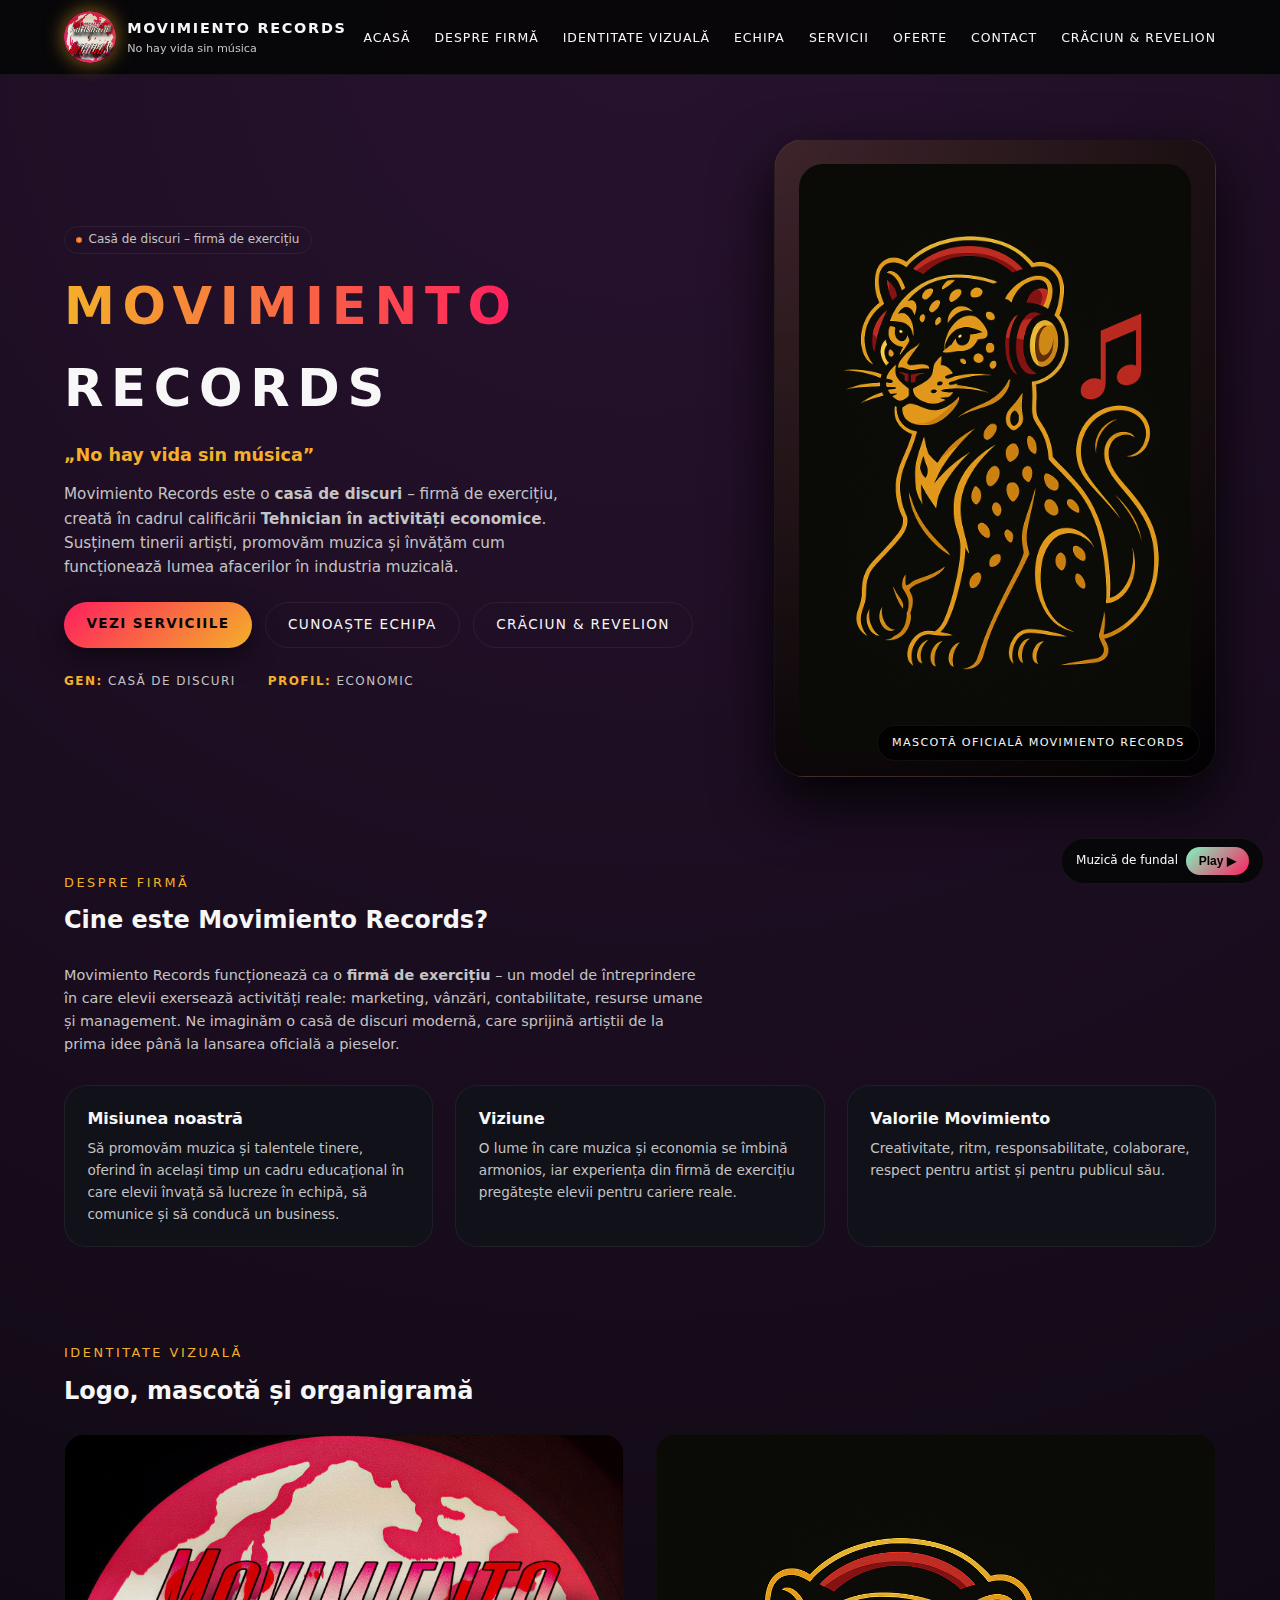
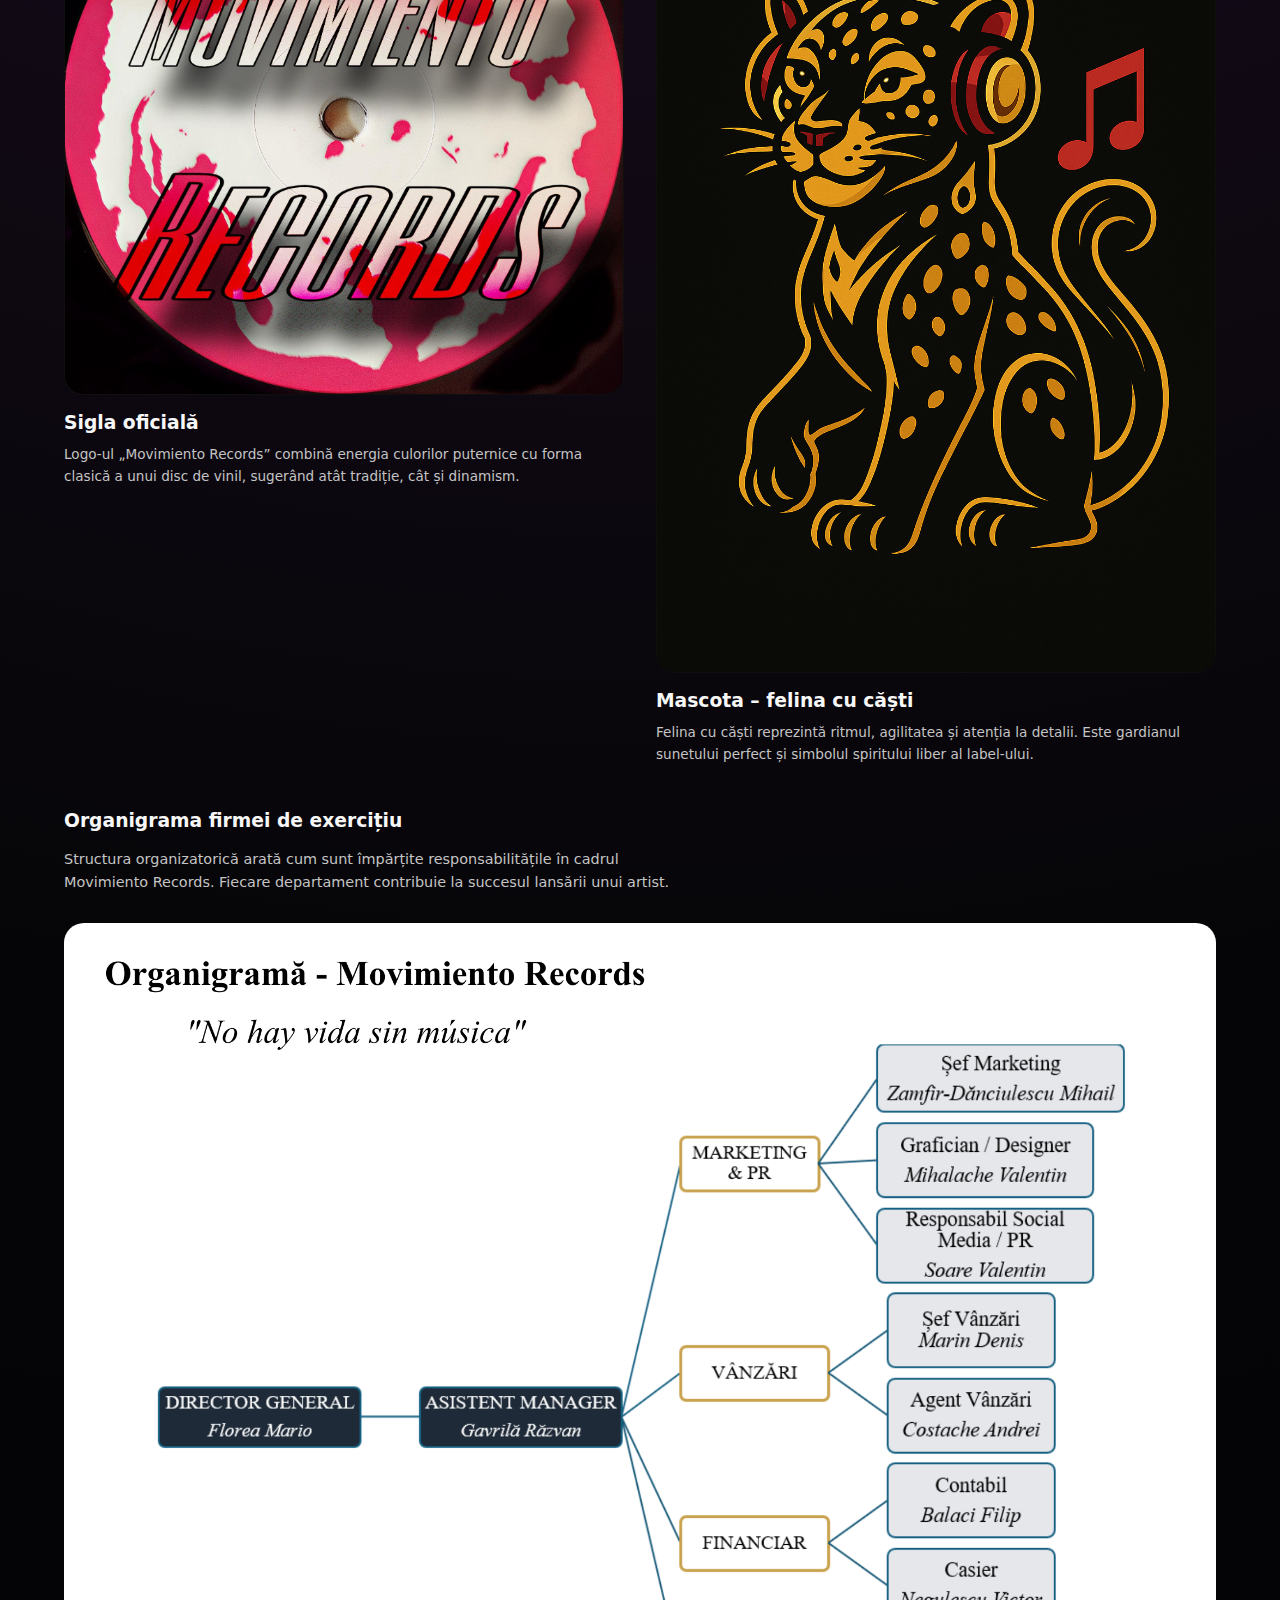
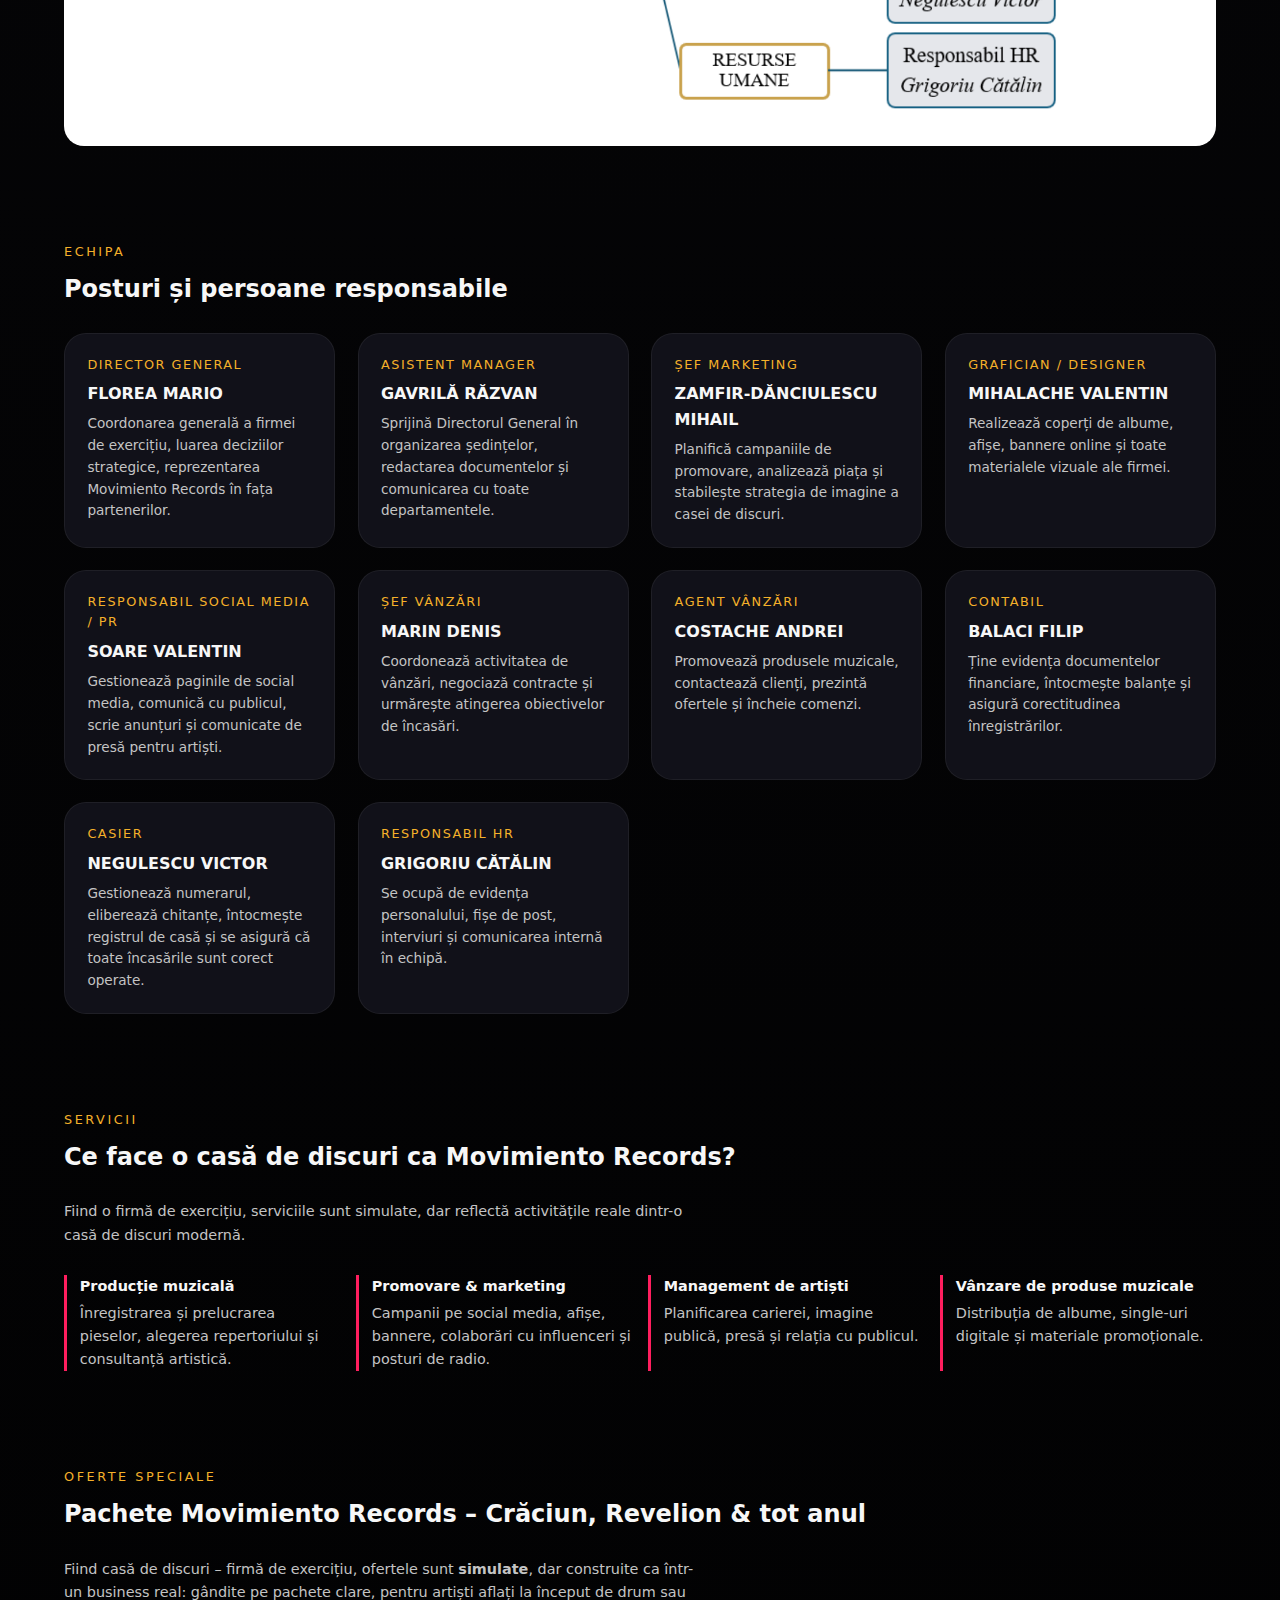
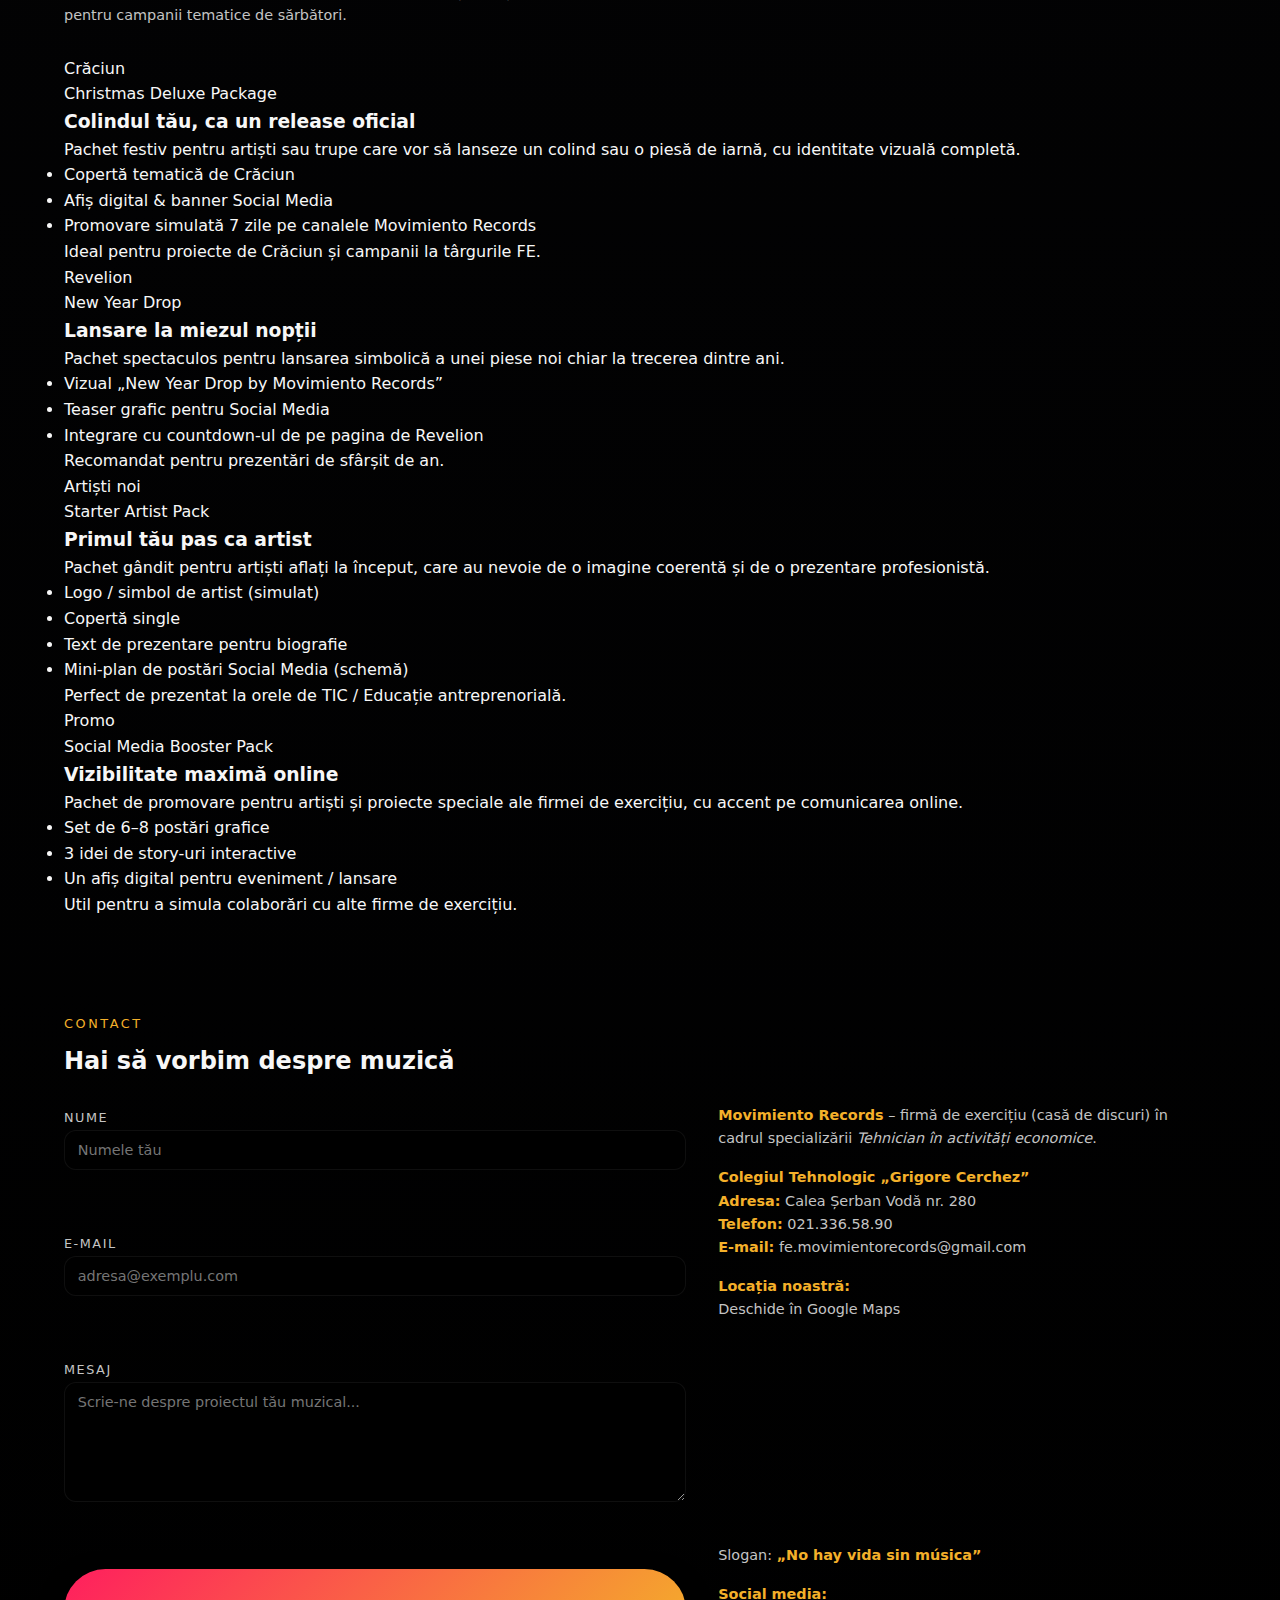
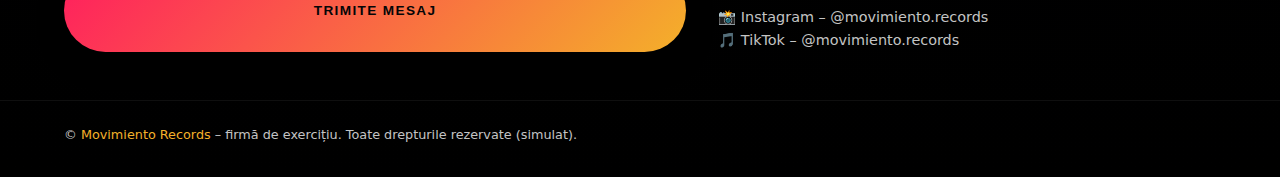
<file: index.html>
<!DOCTYPE html>
<html lang="ro">
<head>
    <meta charset="UTF-8">
    <title>Movimiento Records – Casă de discuri</title>
    <meta name="viewport" content="width=device-width, initial-scale=1.0">
    <meta name="description" content="Movimiento Records – firmă de exercițiu, casă de discuri. Slogan: No hay vida sin música.">
    <link rel="stylesheet" href="style.css">
</head>
<body>

<header>
    <div class="container nav-bar">
        <div class="logo-wrap">
            <img src="sigla.jpg" alt="Sigla Movimiento Records">
            <div>
                <div class="logo-text-main">Movimiento Records</div>
                <div class="logo-text-sub">No hay vida sin música</div>
            </div>
        </div>
        <nav>
            <ul>
                <li><a href="#acasa">Acasă</a></li>
                <li><a href="#despre">Despre firmă</a></li>
                <li><a href="#identitate">Identitate vizuală</a></li>
                <li><a href="#echipa">Echipa</a></li>
                <li><a href="#servicii">Servicii</a></li>
<li><a href="#oferte">Oferte</a></li>
                <li><a href="#contact">Contact</a></li>
                <li><a href="sarbatori.html">Crăciun & Revelion</a></li>
            </ul>
        </nav>
    </div>
</header>

<!-- HERO -->
<section class="hero" id="acasa">
    <div class="container hero-grid">
        <div>
            <div class="badge"><span></span> Casă de discuri – firmă de exercițiu</div>
            <h1><span>Movimiento</span> Records</h1>
            <p class="hero-slogan">„No hay vida sin música”</p>
            <p class="hero-text">
                Movimiento Records este o <strong>casă de discuri</strong> – firmă de exercițiu,
                creată în cadrul calificării <strong>Tehnician în activități economice</strong>.
                Susținem tinerii artiști, promovăm muzica și învățăm cum funcționează lumea
                afacerilor în industria muzicală.
            </p>
            <div class="hero-buttons">
                <a href="#servicii" class="btn btn-primary">Vezi serviciile</a>
                <a href="#echipa" class="btn btn-outline">Cunoaște echipa</a>
                <a href="sarbatori.html" class="btn btn-outline">Crăciun & Revelion</a>
            </div>
            <div class="hero-meta">
                <div><span>Gen:</span> Casă de discuri</div>
                <div><span>Profil:</span> Economic</div>
            </div>
        </div>
        <div class="hero-visual">
            <div class="hero-visual-card">
                <img src="mascota.png" alt="Mascota Movimiento Records">
            </div>
            <div class="hero-tag">Mascotă oficială Movimiento Records</div>
        </div>
    </div>
</section>

<!-- DESPRE -->
<section id="despre">
    <div class="container">
        <div class="section-title">Despre firmă</div>
        <h2 class="section-heading">Cine este Movimiento Records?</h2>
        <p class="section-description">
            Movimiento Records funcționează ca o <strong>firmă de exercițiu</strong> – un model
            de întreprindere în care elevii exersează activități reale:
            marketing, vânzări, contabilitate, resurse umane și management.
            Ne imaginăm o casă de discuri modernă, care sprijină artiștii de la
            prima idee până la lansarea oficială a pieselor.
        </p>

        <div class="cards-grid">
            <div class="card">
                <h3>Misiunea noastră</h3>
                <p>
                    Să promovăm muzica și talentele tinere, oferind în același timp un cadru
                    educațional în care elevii învață să lucreze în echipă, să comunice și
                    să conducă un business.
                </p>
            </div>
            <div class="card">
                <h3>Viziune</h3>
                <p>
                    O lume în care muzica și economia se îmbină armonios, iar experiența din
                    firmă de exercițiu pregătește elevii pentru cariere reale.
                </p>
            </div>
            <div class="card">
                <h3>Valorile Movimiento</h3>
                <p>
                    Creativitate, ritm, responsabilitate, colaborare, respect pentru artist
                    și pentru publicul său.
                </p>
            </div>
        </div>
    </div>
</section>

<!-- IDENTITATE VIZUALĂ & ORGANIGRAMĂ -->
<section id="identitate">
    <div class="container">
        <div class="section-title">Identitate vizuală</div>
        <h2 class="section-heading">Logo, mascotă și organigramă</h2>
        <div class="identity-grid">
            <div class="identity-block">
                <img src="sigla.jpg" alt="Sigla Movimiento Records">
                <h3>Sigla oficială</h3>
                <p>
                    Logo-ul „Movimiento Records” combină energia culorilor puternice cu forma
                    clasică a unui disc de vinil, sugerând atât tradiție, cât și dinamism.
                </p>
            </div>
            <div class="identity-block">
                <img src="mascota.png" alt="Mascota Movimiento Records">
                <h3>Mascota – felina cu căști</h3>
                <p>
                    Felina cu căști reprezintă ritmul, agilitatea și atenția la detalii.
                    Este gardianul sunetului perfect și simbolul spiritului liber al label-ului.
                </p>
            </div>
        </div>

        <div style="margin-top: 2.5rem;">
            <h3 style="margin-bottom: 0.8rem;">Organigrama firmei de exercițiu</h3>
            <p class="section-description">
                Structura organizatorică arată cum sunt împărțite responsabilitățile
                în cadrul Movimiento Records. Fiecare departament contribuie la succesul
                lansării unui artist.
            </p>
            <img src="organigrama.png" alt="Organigrama Movimiento Records" class="organigrama-img">
        </div>
    </div>
</section>

<!-- ECHIPA -->
<section id="echipa">
    <div class="container">
        <div class="section-title">Echipa</div>
        <h2 class="section-heading">Posturi și persoane responsabile</h2>

        <div class="cards-grid">
            <!-- Management -->
            <div class="card">
                <div class="role">Director General</div>
                <h3>FLOREA MARIO</h3>
                <p>
                    Coordonarea generală a firmei de exercițiu, luarea deciziilor strategice,
                    reprezentarea Movimiento Records în fața partenerilor.
                </p>
            </div>
<div class="card">
                <div class="role">Asistent Manager</div>
                <h3>GAVRILĂ RĂZVAN</h3>
                <p>
                    Sprijină Directorul General în organizarea ședințelor, redactarea
                    documentelor și comunicarea cu toate departamentele.
                </p>
            </div>

            <!-- Marketing -->
            <div class="card">
                <div class="role">Șef Marketing</div>
                <h3>ZAMFIR-DĂNCIULESCU MIHAIL</h3>
                <p>
                    Planifică campaniile de promovare, analizează piața și stabilește
                    strategia de imagine a casei de discuri.
                </p>
            </div>
            <div class="card">
                <div class="role">Grafician / Designer</div>
                <h3>MIHALACHE VALENTIN</h3>
                <p>
                    Realizează coperți de albume, afișe, bannere online și toate materialele
                    vizuale ale firmei.
                </p>
            </div>
            <div class="card">
                <div class="role">Responsabil Social Media / PR</div>
                <h3>SOARE VALENTIN</h3>
                <p>
                    Gestionează paginile de social media, comunică cu publicul, scrie anunțuri
                    și comunicate de presă pentru artiști.
                </p>
            </div>

            <!-- Vânzări -->
            <div class="card">
                <div class="role">Șef Vânzări</div>
                <h3>MARIN DENIS</h3>
                <p>
                    Coordonează activitatea de vânzări, negociază contracte și urmărește atingerea
                    obiectivelor de încasări.
                </p>
            </div>
            <div class="card">
                <div class="role">Agent Vânzări</div>
                <h3>COSTACHE ANDREI</h3>
                <p>
                    Promovează produsele muzicale, contactează clienți, prezintă ofertele și
                    încheie comenzi.
                </p>
            </div>

            <!-- Financiar -->
            <div class="card">
                <div class="role">Contabil</div>
                <h3>BALACI FILIP</h3>
                <p>
                    Ține evidența documentelor financiare, întocmește balanțe și asigură
                    corectitudinea înregistrărilor.
                </p>
            </div>
            <div class="card">
                <div class="role">Casier</div>
                <h3>NEGULESCU VICTOR</h3>
                <p>
                    Gestionează numerarul, eliberează chitanțe, întocmește registrul de casă
                    și se asigură că toate încasările sunt corect operate.
                </p>
            </div>

            <!-- HR -->
            <div class="card">
                <div class="role">Responsabil HR</div>
                <h3>GRIGORIU CĂTĂLIN</h3>
                <p>
                    Se ocupă de evidența personalului, fișe de post, interviuri și
                    comunicarea internă în echipă.
                </p>
            </div>
                    </div>
    </div>
</section>

<!-- SERVICII -->
<section id="servicii">
    <div class="container">
        <div class="section-title">Servicii</div>
        <h2 class="section-heading">Ce face o casă de discuri ca Movimiento Records?</h2>
        <p class="section-description">
            Fiind o firmă de exercițiu, serviciile sunt simulate, dar reflectă activitățile
            reale dintr-o casă de discuri modernă.
        </p>

        <div class="services-list">
            <div class="service-item">
                <strong>Producție muzicală</strong>
                Înregistrarea și prelucrarea pieselor, alegerea repertoriului și consultanță artistică.
            </div>
            <div class="service-item">
                <strong>Promovare & marketing</strong>
                Campanii pe social media, afișe, bannere, colaborări cu influenceri și posturi de radio.
            </div>
            <div class="service-item">
                <strong>Management de artiști</strong>
                Planificarea carierei, imagine publică, presă și relația cu publicul.
            </div>
            <div class="service-item">
                <strong>Vânzare de produse muzicale</strong>
                Distribuția de albume, single-uri digitale și materiale promoționale.
            </div>
        </div>
    </div>
</section>

<!-- OFERTE SPECIALE -->
<section id="oferte" class="section-offers">
    <div class="container section-offers-inner">
        <div class="section-title">Oferte speciale</div>
        <h2 class="section-heading">Pachete Movimiento Records – Crăciun, Revelion & tot anul</h2>
        <p class="section-description">
            Fiind casă de discuri – firmă de exercițiu, ofertele sunt <strong>simulate</strong>,
            dar construite ca într-un business real: gândite pe pachete clare, pentru artiști
            aflați la început de drum sau pentru campanii tematice de sărbători.
        </p>

        <div class="offers-grid">
            <!-- Christmas Deluxe Package -->
            <div class="offer-card">
                <div class="offer-tag"><span></span> Crăciun</div>
                <div class="offer-label">Christmas Deluxe Package</div>
                <h3 class="offer-title">Colindul tău, ca un release oficial</h3>
                <p class="offer-desc">
                    Pachet festiv pentru artiști sau trupe care vor să lanseze un colind
                    sau o piesă de iarnă, cu identitate vizuală completă.
                </p>
                <ul class="offer-list">
                    <li>Copertă tematică de Crăciun</li>
                    <li>Afiș digital & banner Social Media</li>
                    <li>Promovare simulată 7 zile pe canalele Movimiento Records</li>
                </ul>
                <div class="offer-cta">Ideal pentru proiecte de Crăciun și campanii la târgurile FE.</div>
            </div>

            <!-- New Year Drop -->
            <div class="offer-card">
                <div class="offer-tag"><span></span> Revelion</div>
                <div class="offer-label">New Year Drop</div>
                <h3 class="offer-title">Lansare la miezul nopții</h3>
                <p class="offer-desc">
                    Pachet spectaculos pentru lansarea simbolică a unei piese noi chiar
                    la trecerea dintre ani.
                </p>
                <ul class="offer-list">
                    <li>Vizual „New Year Drop by Movimiento Records”</li>
                    <li>Teaser grafic pentru Social Media</li>
                    <li>Integrare cu countdown-ul de pe pagina de Revelion</li>
                </ul>
                <div class="offer-cta">Recomandat pentru prezentări de sfârșit de an.</div>
            </div>

            <!-- Starter Artist Pack -->
            <div class="offer-card">
                <div class="offer-tag"><span></span> Artiști noi</div>
                <div class="offer-label">Starter Artist Pack</div>
                <h3 class="offer-title">Primul tău pas ca artist</h3>
                <p class="offer-desc">
                    Pachet gândit pentru artiști aflați la început, care au nevoie de o imagine
                    coerentă și de o prezentare profesionistă.
                </p>
                <ul class="offer-list">
                    <li>Logo / simbol de artist (simulat)</li>
                    <li>Copertă single</li>
                    <li>Text de prezentare pentru biografie</li>
                    <li>Mini-plan de postări Social Media (schemă)</li>
                </ul>
                <div class="offer-cta">Perfect de prezentat la orele de TIC / Educație antreprenorială.</div>
            </div>

            <!-- Social Media Booster Pack -->
            <div class="offer-card">
                <div class="offer-tag"><span></span> Promo</div>
                <div class="offer-label">Social Media Booster Pack</div>
                <h3 class="offer-title">Vizibilitate maximă online</h3>
                <p class="offer-desc">
                    Pachet de promovare pentru artiști și proiecte speciale ale firmei de
                    exercițiu, cu accent pe comunicarea online.
                </p>
                <ul class="offer-list">
                    <li>Set de 6–8 postări grafice</li>
                    <li>3 idei de story-uri interactive</li>
                    <li>Un afiș digital pentru eveniment / lansare</li>
                </ul>
                <div class="offer-cta">Util pentru a simula colaborări cu alte firme de exercițiu.</div>
            </div>
        </div>
    </div>
</section>
    
<!-- CONTACT -->
<section id="contact">
    <div class="container">
        <div class="section-title">Contact</div>
        <h2 class="section-heading">Hai să vorbim despre muzică</h2>

        <div class="contact-grid">
            <form>
                <div>
                    <label for="nume">Nume</label>
                    <input type="text" id="nume" name="nume" placeholder="Numele tău">
                </div>
                <div>
                    <label for="email">E-mail</label>
                    <input type="email" id="email" name="email" placeholder="adresa@exemplu.com">
                </div>
                <div>
                    <label for="mesaj">Mesaj</label>
                    <textarea id="mesaj" name="mesaj" placeholder="Scrie-ne despre proiectul tău muzical..."></textarea>
                </div>
                <button type="submit" class="btn btn-primary">Trimite mesaj</button>
            </form>

            <div class="contact-info">
                <p><strong>Movimiento Records</strong> – firmă de exercițiu (casă de discuri) în cadrul specializării <em>Tehnician în activități economice</em>.</p>

                <p style="margin-top: 1rem;">
                    <strong>Colegiul Tehnologic „Grigore Cerchez”</strong><br>
                    <strong>Adresa:</strong> Calea Șerban Vodă nr. 280<br>
                    <strong>Telefon:</strong> 021.336.58.90<br>
                    <strong>E-mail:</strong> fe.movimientorecords@gmail.com
                </p>

<p style="margin-top: 1rem;">
    <strong>Locația noastră:</strong><br>
    <a class="location-link"
       href="https://www.google.com/maps/place/Colegiul+Tehnologic+%E2%80%9EGrigore+Cerchez%E2%80%9D/"
       target="_blank" rel="noopener">
        Deschide în Google Maps
    </a>
</p>

<div class="map-frame">
    <iframe 
        src="https://www.google.com/maps/embed?pb=!1m18!1m12!1m3!1d2849.657941291164!2d26.101705276773366!3d44.397661271075385!2m3!1f0!2f0!3f0!3m2!1i1024!2i768!4f13.1!3m3!1m2!1s0x40b1ff4d3e951c45%3A0x9d581fddb3a7c33!2sColegiul%20Tehnologic%20%22Grigore%20Cerchez%22!5e0!3m2!1sro!2sro!4v1706800000000!5m2!1sro!2sro" 
        width="100%" 
        height="200" 
        style="border:0; border-radius: 14px;"
        allowfullscreen="" 
        loading="lazy" 
        referrerpolicy="no-referrer-when-downgrade">
    </iframe>
</div>
            
                <p style="margin-top: 1rem;">
                    Slogan: <strong>„No hay vida sin música”</strong>
                </p>
    <p style="margin-top: 1rem;">
    <strong>Social media:</strong><br>

    <a class="social-link insta" 
       href="https://www.instagram.com/movimiento.records/" 
       target="_blank" rel="noopener">
        <span>📸</span> Instagram – @movimiento.records
    </a><br>

    <a class="social-link tiktok" 
       href="https://www.tiktok.com/@movimiento.records" 
       target="_blank" rel="noopener">
        <span>🎵</span> TikTok – @movimiento.records
    </a>
</p>

              </div>
        </div>
    </div>
</section>

<footer>
    <div class="container">
        © <span>Movimiento Records</span> – firmă de exercițiu. Toate drepturile rezervate (simulat).
    </div>
</footer>

<!-- MUZICĂ PE FUNDAL -->
<audio id="bg-music" src="Mueve.mp3" loop></audio>

<div class="music-toggle">
    <span>Muzică de fundal</span>
    <button id="music-btn">Play ▶</button>
</div>

<script>
    const audio = document.getElementById('bg-music');
    const btn = document.getElementById('music-btn');
    let isPlaying = false;

    btn.addEventListener('click', async () => {
        try {
            if (!isPlaying) {
                await audio.play();
                isPlaying = true;
                btn.textContent = 'Pauză ⏸';
            } else {
                audio.pause();
                isPlaying = false;
                btn.textContent = 'Play ▶';
            }
        } catch (e) {
            console.log(e);
        }
    });
</script>

</body>
</html>
</file>
<file: style.css>
/* ====== Bază ====== */
:root {
    --bg-dark: #050507;
    --accent-gold: #f4b02a;
    --accent-pink: #ff1e5e;
    --accent-red: #ff3b3b;
    --accent-green: #7df7c2;
    --text-light: #f7f7f7;
    --text-muted: #c4c4c4;
    --card-bg: #111119;
    --border-soft: rgba(255,255,255,0.06);
}

* {
    box-sizing: border-box;
    margin: 0;
    padding: 0;
}

body {
    font-family: system-ui, -apple-system, BlinkMacSystemFont, "Segoe UI", sans-serif;
    background: radial-gradient(circle at top, #28122f 0%, #050507 40%, #000000 100%);
    color: var(--text-light);
    line-height: 1.6;
    min-height: 100vh;
}

img {
    max-width: 100%;
    height: auto;
    display: block;
}

a {
    color: inherit;
    text-decoration: none;
}

/* ====== Layout general ====== */

.container {
    width: 90%;
    max-width: 1200px;
    margin: 0 auto;
}

/* ====== HEADER & NAV ====== */

header {
    position: sticky;
    top: 0;
    z-index: 99;
    background: rgba(5, 5, 7, 0.92);
    backdrop-filter: blur(12px);
    border-bottom: 1px solid var(--border-soft);
}

.nav-bar {
    display: flex;
    align-items: center;
    justify-content: space-between;
    padding: 0.7rem 0;
}

.logo-wrap {
    display: flex;
    align-items: center;
    gap: 0.7rem;
}

.logo-wrap img {
    width: 52px;
    height: 52px;
    border-radius: 999px;
    object-fit: cover;
    box-shadow: 0 0 20px rgba(244,176,42,0.6);
    animation: glow 3s ease-in-out infinite alternate;
}

@keyframes glow {
    from { box-shadow: 0 0 12px rgba(244,176,42,0.4); }
    to   { box-shadow: 0 0 25px rgba(255,62,126,0.9); }
}

.logo-text-main {
    font-weight: 800;
    letter-spacing: 0.12em;
    text-transform: uppercase;
    font-size: 0.9rem;
}

.logo-text-sub {
    font-size: 0.7rem;
    color: var(--text-muted);
}

nav ul {
    list-style: none;
    display: flex;
    gap: 1.5rem;
    font-size: 0.9rem;
}

nav li a {
    position: relative;
    text-transform: uppercase;
    letter-spacing: 0.08em;
    font-weight: 500;
    font-size: 0.78rem;
}

nav li a::after {
    content: "";
    position: absolute;
    left: 0;
    bottom: -0.3rem;
    width: 0;
    height: 2px;
    background: linear-gradient(90deg, var(--accent-pink), var(--accent-gold));
    transition: width 0.25s ease;
}

nav li a:hover::after {
    width: 100%;
}

/* ====== HERO PRINCIPAL ====== */

.hero {
    padding: 4rem 0 3rem;
}

.hero-grid {
    display: grid;
    grid-template-columns: minmax(0, 3fr) minmax(0, 2fr);
    gap: 3rem;
    align-items: center;
}

.badge {
    display: inline-flex;
    align-items: center;
    gap: 0.4rem;
    padding: 0.2rem 0.7rem;
    border-radius: 999px;
    border: 1px solid var(--border-soft);
    font-size: 0.75rem;
    color: var(--text-muted);
    margin-bottom: 0.8rem;
}

.badge span {
    width: 6px;
    height: 6px;
    border-radius: 999px;
    background: radial-gradient(circle, var(--accent-gold), var(--accent-red));
}

.hero h1 {
    font-size: clamp(2.5rem, 4vw, 3.5rem);
    text-transform: uppercase;
    letter-spacing: 0.15em;
    margin-bottom: 0.7rem;
}

.hero h1 span {
    background: linear-gradient(90deg, var(--accent-gold), var(--accent-pink));
    -webkit-background-clip: text;
    color: transparent;
}

.hero-slogan {
    font-size: 1.1rem;
    font-weight: 600;
    color: var(--accent-gold);
    margin-bottom: 0.8rem;
}

.hero-text {
    color: var(--text-muted);
    font-size: 0.95rem;
    max-width: 32rem;
    margin-bottom: 1.4rem;
}

.hero-buttons {
    display: flex;
    flex-wrap: wrap;
    gap: 0.8rem;
    margin-bottom: 1.5rem;
}

.btn {
    padding: 0.7rem 1.4rem;
    border-radius: 999px;
    border: none;
    font-size: 0.85rem;
    text-transform: uppercase;
    letter-spacing: 0.1em;
    cursor: pointer;
    transition: transform 0.2s ease, box-shadow 0.2s ease, background 0.2s ease;
}

.btn-primary {
    background: linear-gradient(135deg, var(--accent-pink), var(--accent-gold));
    color: #050507;
    font-weight: 700;
    box-shadow: 0 10px 25px rgba(0,0,0,0.5);
}

.btn-outline {
    background: transparent;
    color: var(--text-light);
    border: 1px solid var(--border-soft);
}

.btn:hover {
    transform: translateY(-1px);
    box-shadow: 0 15px 30px rgba(0,0,0,0.65);
}

.hero-meta {
    display: flex;
    gap: 2rem;
    font-size: 0.75rem;
    text-transform: uppercase;
    letter-spacing: 0.12em;
    color: var(--text-muted);
}

.hero-meta span {
    color: var(--accent-gold);
    font-weight: 600;
}

.hero-visual {
    position: relative;
}

.hero-visual-card {
    background: radial-gradient(circle at top left, rgba(244,176,42,0.12), rgba(0,0,0,0.9));
    border-radius: 30px;
    padding: 1.5rem;
    border: 1px solid var(--border-soft);
    box-shadow: 0 25px 60px rgba(0,0,0,0.9);
    animation: float 5s ease-in-out infinite;
}

@keyframes float {
    0%, 100% { transform: translateY(0px); }
    50% { transform: translateY(-10px); }
}

.hero-visual img {
    border-radius: 24px;
}

.hero-tag {
    position: absolute;
    bottom: 1rem;
    right: 1rem;
    background: rgba(0,0,0,0.75);
    border-radius: 999px;
    padding: 0.5rem 0.9rem;
    font-size: 0.7rem;
    text-transform: uppercase;
    letter-spacing: 0.12em;
    border: 1px solid var(--border-soft);
}

/* ====== SECTIONS ====== */

section {
    padding: 3rem 0;
}

.section-title {
    text-transform: uppercase;
    letter-spacing: 0.2em;
    font-size: 0.8rem;
    color: var(--accent-gold);
    margin-bottom: 0.5rem;
}

.section-heading {
    font-size: 1.5rem;
    margin-bottom: 1.5rem;
}

.section-description {
    color: var(--text-muted);
    font-size: 0.9rem;
    max-width: 40rem;
    margin-bottom: 1.8rem;
}

.cards-grid {
    display: grid;
    grid-template-columns: repeat(auto-fit, minmax(230px, 1fr));
    gap: 1.4rem;
}

.card {
    background: var(--card-bg);
    border-radius: 22px;
    padding: 1.3rem 1.4rem;
    border: 1px solid var(--border-soft);
}

.card h3 {
    font-size: 1rem;
    margin-bottom: 0.4rem;
}

.card .role {
    font-size: 0.8rem;
    text-transform: uppercase;
    letter-spacing: 0.12em;
    color: var(--accent-gold);
    margin-bottom: 0.4rem;
}

.card p {
    font-size: 0.85rem;
    color: var(--text-muted);
}

/* ====== IDENTITATE & ORGANIGRAMĂ ====== */

.identity-grid {
    display: grid;
    grid-template-columns: repeat(auto-fit, minmax(260px, 1fr));
    gap: 2rem;
    align-items: start;
}

.identity-block img {
    border-radius: 20px;
    border: 1px solid var(--border-soft);
    background: #000;
}

.identity-block h3 {
    margin: 0.8rem 0 0.4rem;
}

.identity-block p {
    font-size: 0.85rem;
    color: var(--text-muted);
}

.organigrama-img {
    border-radius: 20px;
    border: 1px solid var(--border-soft);
    background: #fff;
    padding: 0.8rem;
}

/* ====== SERVICII ====== */

.services-list {
    display: grid;
    grid-template-columns: repeat(auto-fit, minmax(220px, 1fr));
    gap: 1rem;
}

.service-item {
    border-left: 3px solid var(--accent-pink);
    padding-left: 0.8rem;
    font-size: 0.9rem;
    color: var(--text-muted);
}

.service-item strong {
    display: block;
    color: var(--text-light);
    margin-bottom: 0.2rem;
}

/* ====== CONTACT ====== */

.contact-grid {
    display: grid;
    grid-template-columns: minmax(0, 1.5fr) minmax(0, 1.2fr);
    gap: 2rem;
}

form {
    display: grid;
    gap: 0.9rem;
}

label {
    font-size: 0.8rem;
    text-transform: uppercase;
    letter-spacing: 0.12em;
    color: var(--text-muted);
}

input, textarea {
    width: 100%;
    padding: 0.7rem 0.8rem;
    border-radius: 12px;
    border: 1px solid var(--border-soft);
    background: rgba(0,0,0,0.7);
    color: var(--text-light);
    font-family: inherit;
    font-size: 0.9rem;
}

textarea {
    resize: vertical;
    min-height: 120px;
}

input:focus, textarea:focus {
    outline: none;
    border-color: var(--accent-pink);
}

.contact-info {
    font-size: 0.9rem;
    color: var(--text-muted);
}

.contact-info p strong {
    color: var(--accent-gold);
}

/* ====== FOOTER ====== */

footer {
    border-top: 1px solid var(--border-soft);
    padding: 1.5rem 0 2rem;
    font-size: 0.8rem;
    color: var(--text-muted);
}

footer span {
    color: var(--accent-gold);
}

/* ====== PLAYER MUZICĂ ====== */

.music-toggle {
    position: fixed;
    bottom: 1rem;
    right: 1rem;
    z-index: 120;
    display: flex;
    align-items: center;
    gap: 0.5rem;
    padding: 0.5rem 0.9rem;
    border-radius: 999px;
    border: 1px solid var(--border-soft);
    background: rgba(5,5,7,0.9);
    backdrop-filter: blur(12px);
    font-size: 0.75rem;
}

.music-toggle button {
    border-radius: 999px;
    border: none;
    padding: 0.45rem 0.8rem;
    background: linear-gradient(135deg, var(--accent-green), var(--accent-pink));
    cursor: pointer;
    font-size: 0.75rem;
    font-weight: 700;
}

/* ====== PAGINA SĂRBĂTORI ====== */

.hero-holiday {
    padding: 4rem 0 3rem;
}

.hero-holiday-inner {
    text-align: center;
}

.hero-holiday-title {
    font-size: clamp(2.3rem, 3.8vw, 3.2rem);
    letter-spacing: 0.18em;
    text-transform: uppercase;
    margin-bottom: 0.7rem;
}

.hero-holiday-title span {
    background: linear-gradient(90deg, #7df7c2, #ff1e5e, #f4b02a);
    -webkit-background-clip: text;
    color: transparent;
}

.hero-holiday-sub {
    color: var(--text-muted);
    max-width: 34rem;
    margin: 0 auto 1.8rem;
}

.holiday-grid {
    display: grid;
    grid-template-columns: repeat(auto-fit, minmax(270px, 1fr));
    gap: 1.6rem;
}

.holiday-card {
    background: linear-gradient(135deg, rgba(255,255,255,0.02), rgba(0,0,0,0.9));
    border-radius: 24px;
    padding: 1.4rem 1.5rem;
    border: 1px solid var(--border-soft);
}

/* Countdown */

.countdown {
    display: flex;
    justify-content: center;
    gap: 1rem;
    margin-top: 1rem;
}

.countdown-box {
    background: rgba(0,0,0,0.7);
    border-radius: 18px;
    padding: 0.7rem 0.9rem;
    min-width: 70px;
}

.countdown-box span {
    display: block;
    text-align: center;
}

.count-number {
    font-size: 1.2rem;
    font-weight: 700;
}

.count-label {
    font-size: 0.7rem;
    text-transform: uppercase;
    letter-spacing: 0.1em;
    color: var(--text-muted);
}

/* ====== RESPONSIVE ====== */

@media (max-width: 800px) {
    .hero-grid,
    .contact-grid {
        grid-template-columns: 1fr;
    }

    nav ul {
        display: none;
    }

    header {
        position: static;
    }

    .hero,
    .hero-holiday {
        padding-top: 2.2rem;
    }

    .music-toggle {
        left: 50%;
        right: auto;
        transform: translateX(-50%);
    }
}
/* ====== EFECTE SPECIALE PAGINA CRĂCIUN & REVELION ====== */

/* fundal ușor diferit pentru pagina festivă */
.holiday-body {
    background:
        radial-gradient(circle at top, #301637 0%, #050507 40%, #000000 100%),
        radial-gradient(circle at bottom, rgba(244,176,42,0.15), transparent 60%);
}

/* ------------- FULGI DE ZĂPADĂ ------------- */

.snow-layer {
    position: fixed;
    inset: 0;
    overflow: hidden;
    pointer-events: none;
    z-index: 80;
}

.snowflake {
    position: absolute;
    top: -10%;
    color: #ffffff;
    opacity: 0.9;
    font-size: 0.8rem;
    animation-name: snow-fall;
    animation-timing-function: linear;
    animation-iteration-count: infinite;
}

/* poziții, viteze și întârzieri diferite pentru fiecare fulg */
.snowflake:nth-child(1)  { left: 5%;  animation-duration: 12s; animation-delay: 0s;  font-size: 0.9rem; }
.snowflake:nth-child(2)  { left: 12%; animation-duration: 14s; animation-delay: 2s;  font-size: 0.7rem; }
.snowflake:nth-child(3)  { left: 18%; animation-duration: 10s; animation-delay: 1s;  font-size: 1rem; }
.snowflake:nth-child(4)  { left: 25%; animation-duration: 16s; animation-delay: 3s;  font-size: 0.8rem; }
.snowflake:nth-child(5)  { left: 32%; animation-duration: 13s; animation-delay: 1.5s;font-size: 1.1rem; }
.snowflake:nth-child(6)  { left: 40%; animation-duration: 11s; animation-delay: 0.5s;font-size: 0.75rem;}
.snowflake:nth-child(7)  { left: 48%; animation-duration: 15s; animation-delay: 2.5s;font-size: 0.95rem;}
.snowflake:nth-child(8)  { left: 56%; animation-duration: 12s; animation-delay: 4s;  font-size: 0.85rem;}
.snowflake:nth-child(9)  { left: 64%; animation-duration: 18s; animation-delay: 1.2s;font-size: 1rem; }
.snowflake:nth-child(10) { left: 72%; animation-duration: 14s; animation-delay: 3.3s;font-size: 0.9rem; }
.snowflake:nth-child(11) { left: 80%; animation-duration: 16s; animation-delay: 0.8s;font-size: 0.8rem; }
.snowflake:nth-child(12) { left: 88%; animation-duration: 19s; animation-delay: 2.8s;font-size: 1.1rem;}
.snowflake:nth-child(13) { left: 15%; animation-duration: 20s; animation-delay: 5s; font-size: 0.8rem; }
.snowflake:nth-child(14) { left: 35%; animation-duration: 17s; animation-delay: 4s; font-size: 1.05rem;}
.snowflake:nth-child(15) { left: 55%; animation-duration: 13s; animation-delay: 5.3s;font-size: 0.9rem; }
.snowflake:nth-child(16) { left: 75%; animation-duration: 11s; animation-delay: 3.8s;font-size: 0.8rem; }
.snowflake:nth-child(17) { left: 90%; animation-duration: 22s; animation-delay: 1.8s;font-size: 1rem;  }
.snowflake:nth-child(18) { left: 8%;  animation-duration: 18s; animation-delay: 6s; font-size: 0.85rem;}
.snowflake:nth-child(19) { left: 28%; animation-duration: 15s; animation-delay: 6.8s;font-size: 0.95rem;}
.snowflake:nth-child(20) { left: 60%; animation-duration: 19s; animation-delay: 4.9s;font-size: 0.9rem; }

@keyframes snow-fall {
    0% {
        transform: translateY(0) translateX(0);
        opacity: 0;
    }
    10% {
        opacity: 0.9;
    }
    50% {
        transform: translateY(60vh) translateX(15px);
    }
    100% {
        transform: translateY(110vh) translateX(-15px);
        opacity: 0;
    }
}

/* ------------- INSTALAȚIE DE LUMINI ------------- */

.hero-holiday {
    position: relative;
    overflow: visible;
}

.light-garland {
    position: absolute;
    top: 0.2rem;
    left: 50%;
    transform: translateX(-50%);
    width: 100%;
    max-width: 900px;
    display: flex;
    justify-content: space-between;
    padding: 0 6%;
    z-index: 70;
    pointer-events: none;
}

.light-garland::before {
    content: "";
    position: absolute;
    top: 4px;
    left: 0;
    right: 0;
    height: 2px;
    background: rgba(255,255,255,0.15);
    border-radius: 999px;
}

.bulb {
    position: relative;
    width: 14px;
    height: 22px;
    border-radius: 50% 50% 60% 60%;
    box-shadow: 0 0 8px rgba(255,255,255,0.6);
    animation: bulb-blink 1.6s infinite alternate;
}

.bulb::before {
    content: "";
    position: absolute;
    top: -4px;
    left: 50%;
    transform: translateX(-50%);
    width: 6px;
    height: 4px;
    border-radius: 2px;
    background: #444;
}

/* culori pentru becuri */
.bulb-red    { background: #ff4b6e; box-shadow: 0 0 12px rgba(255,75,110,0.9); }
.bulb-green  { background: #7df7c2; box-shadow: 0 0 12px rgba(125,247,194,0.9); }
.bulb-gold   { background: #f4b02a; box-shadow: 0 0 12px rgba(244,176,42,0.9); }
.bulb-blue   { background: #5bc0ff; box-shadow: 0 0 12px rgba(91,192,255,0.9); }

/* ușoare diferențe de timp ca să clipească „dezordonat” */
.bulb:nth-child(1)  { animation-delay: 0s; }
.bulb:nth-child(2)  { animation-delay: 0.3s; }
.bulb:nth-child(3)  { animation-delay: 0.6s; }
.bulb:nth-child(4)  { animation-delay: 0.9s; }
.bulb:nth-child(5)  { animation-delay: 1.2s; }
.bulb:nth-child(6)  { animation-delay: 1.5s; }
.bulb:nth-child(7)  { animation-delay: 0.45s;}
.bulb:nth-child(8)  { animation-delay: 0.75s;}
.bulb:nth-child(9)  { animation-delay: 1.05s;}
.bulb:nth-child(10) { animation-delay: 1.35s;}

@keyframes bulb-blink {
    0% {
        opacity: 0.4;
        transform: translateY(0);
    }
    100% {
        opacity: 1;
        transform: translateY(4px);
    }
}
</file>
